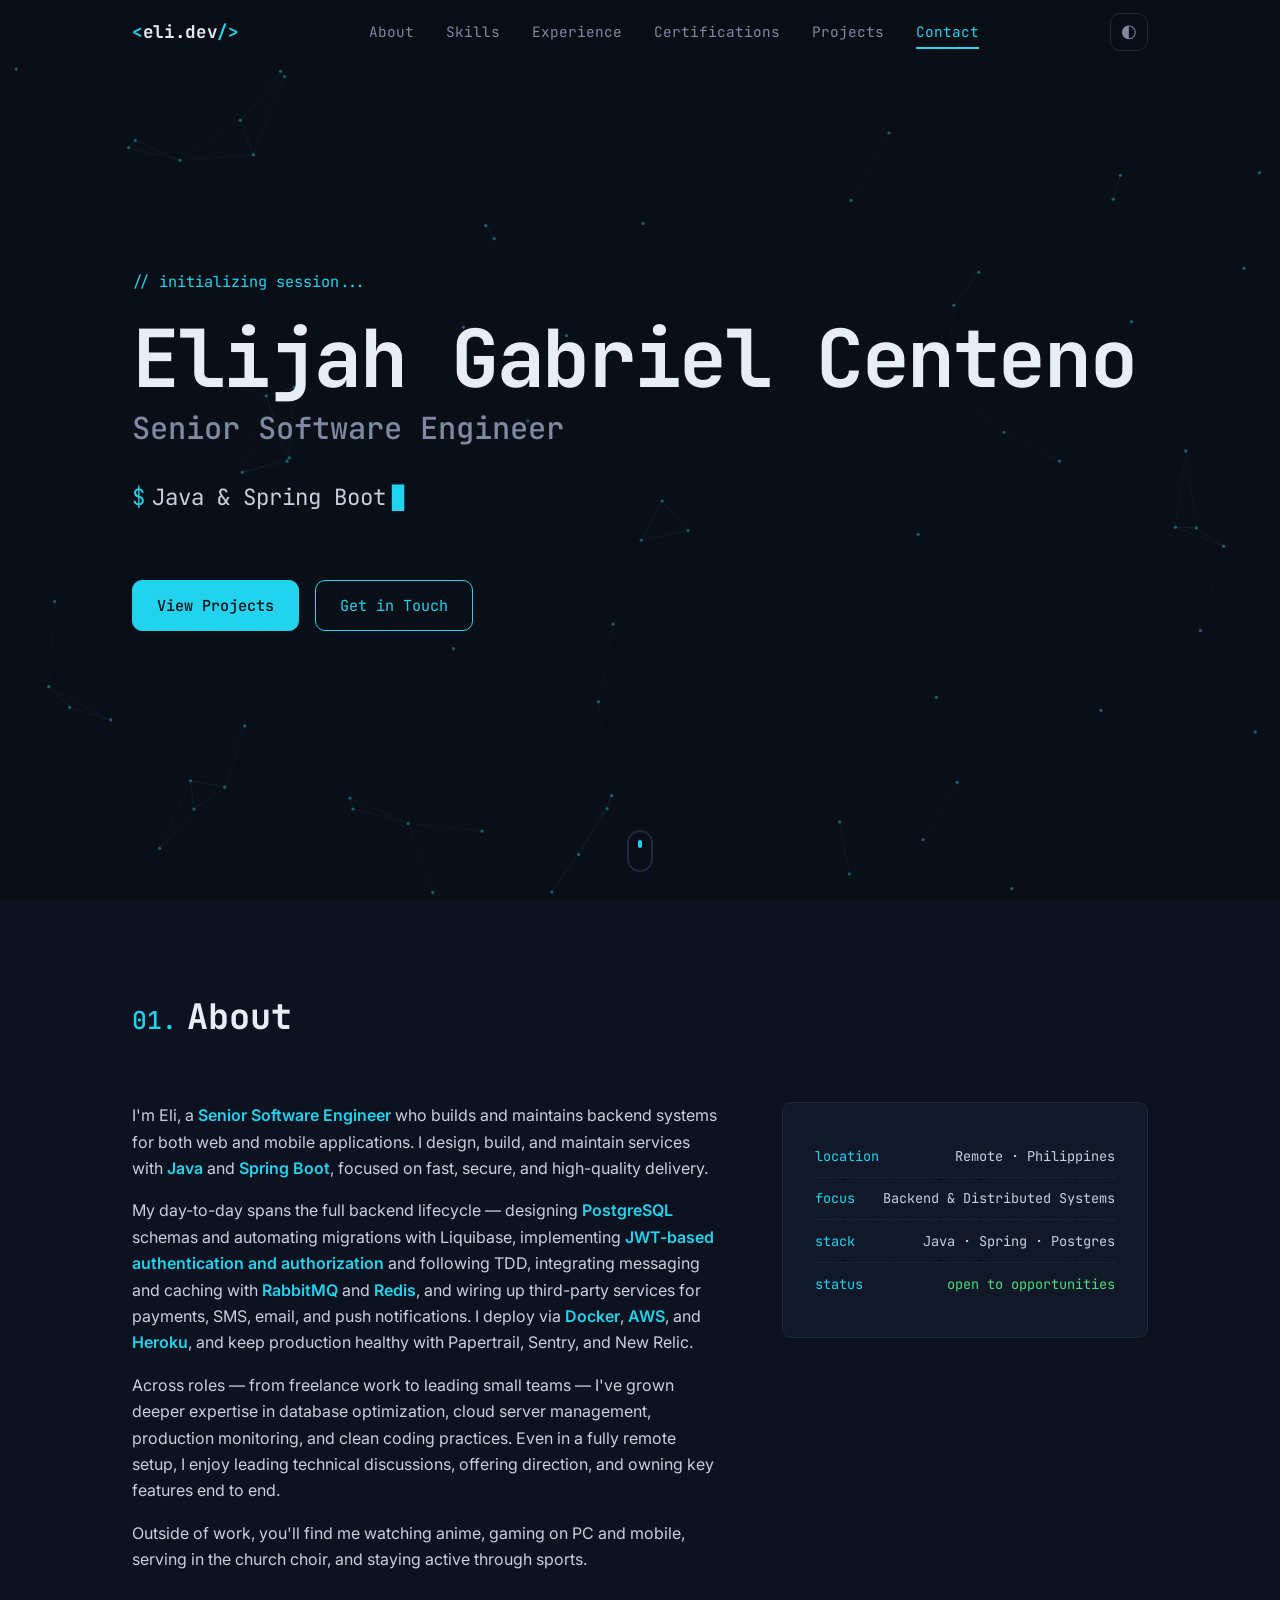
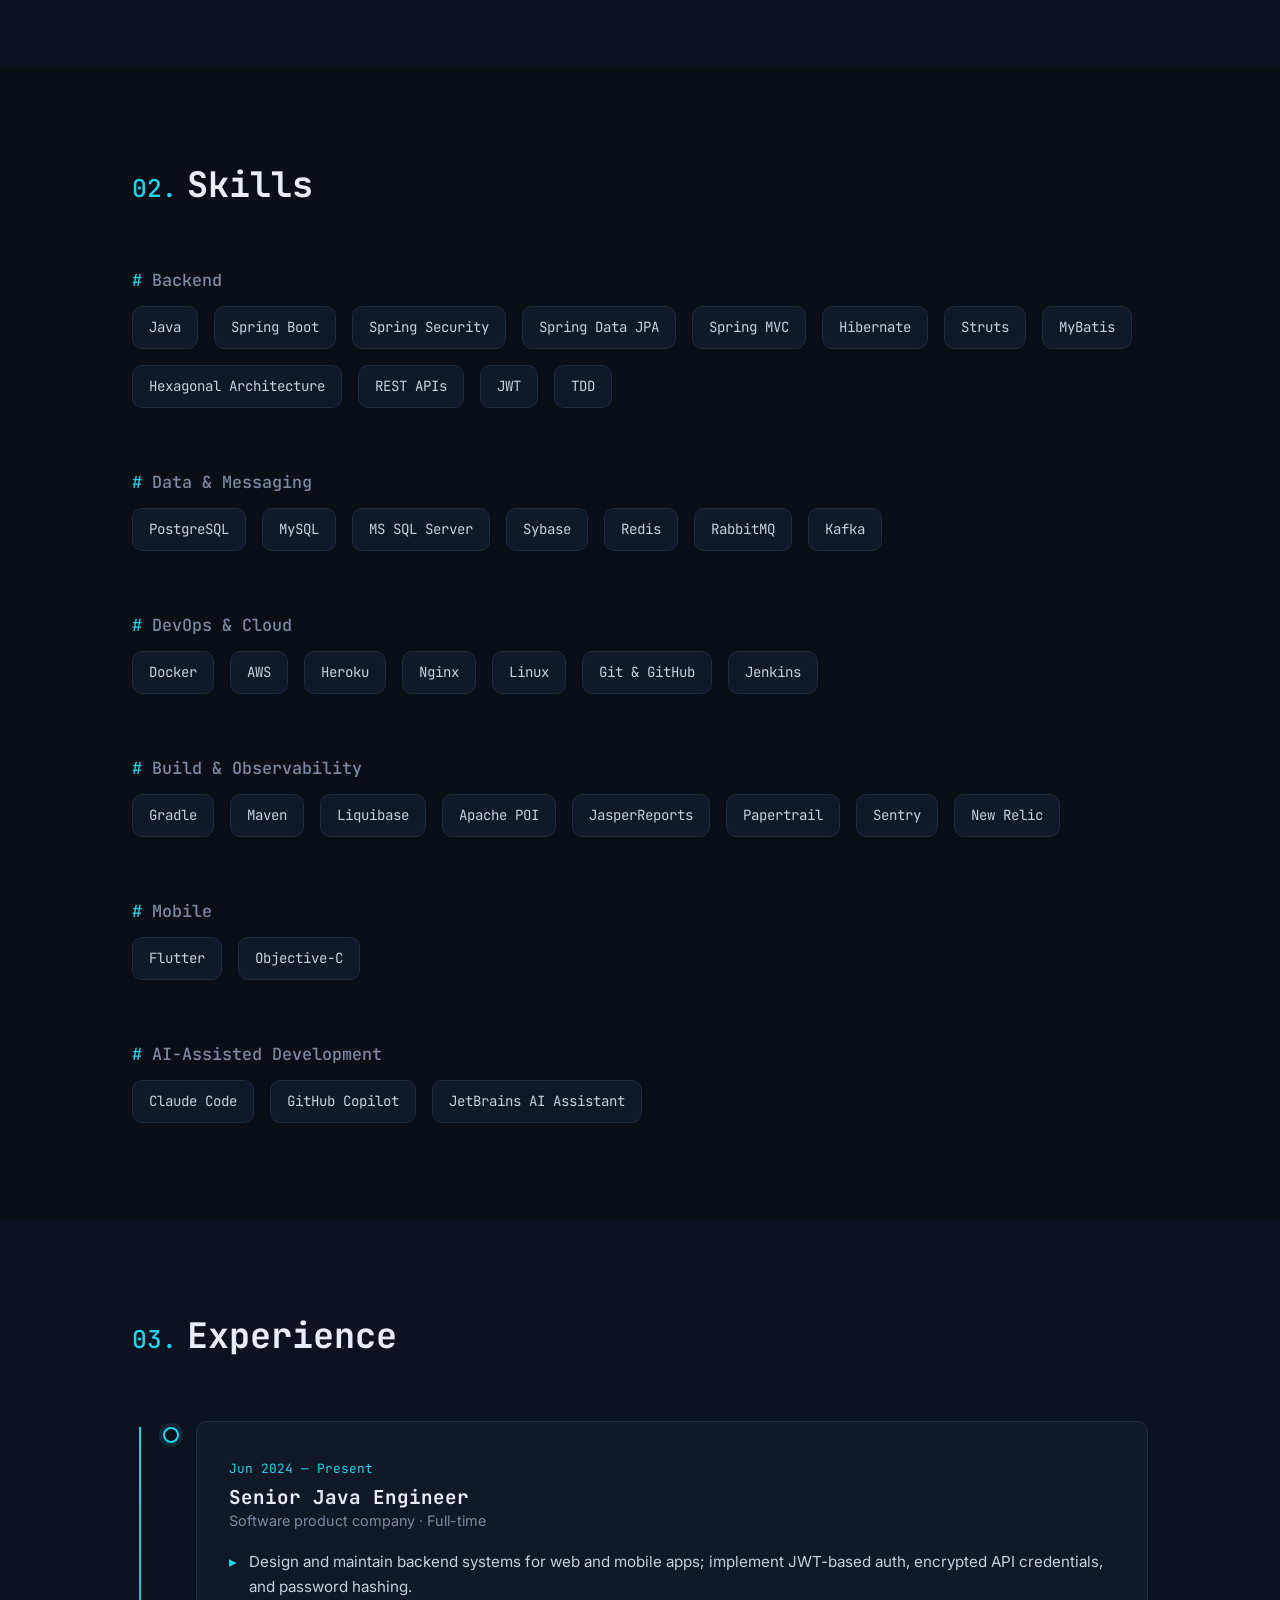
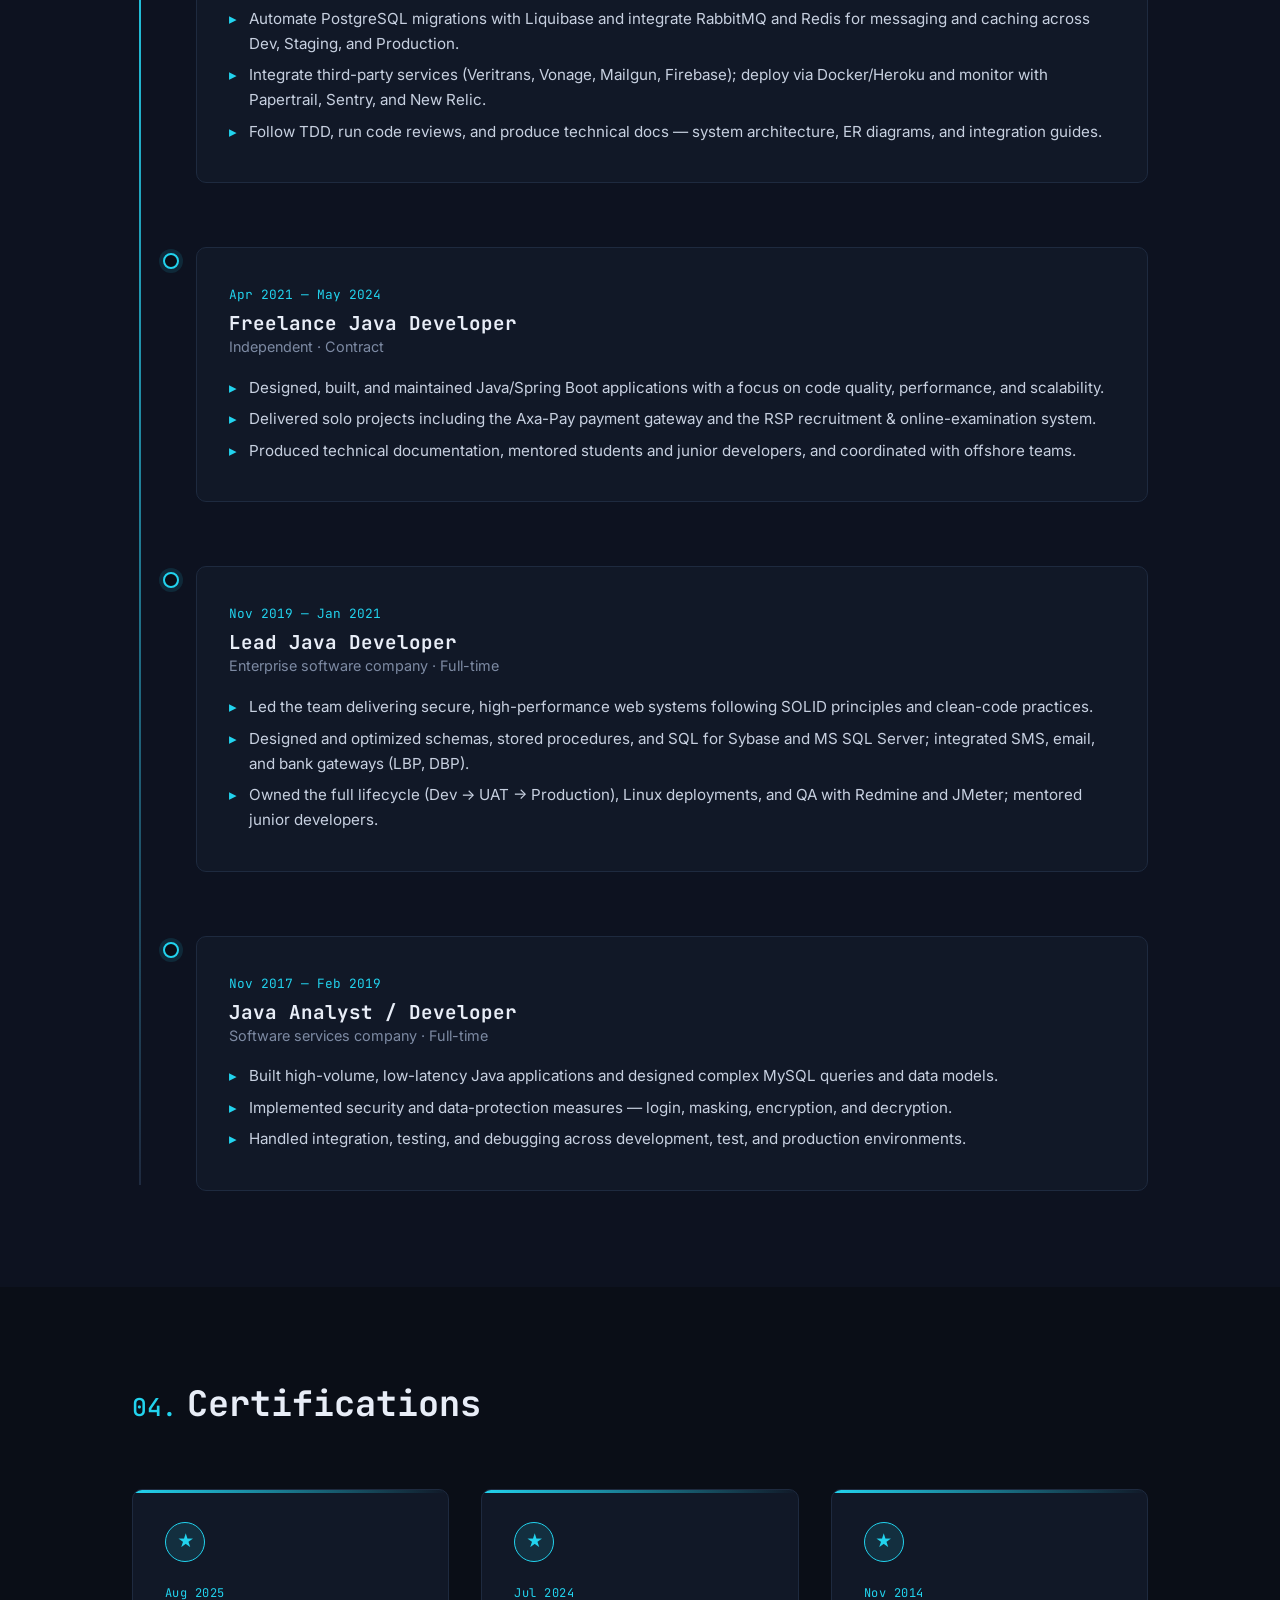
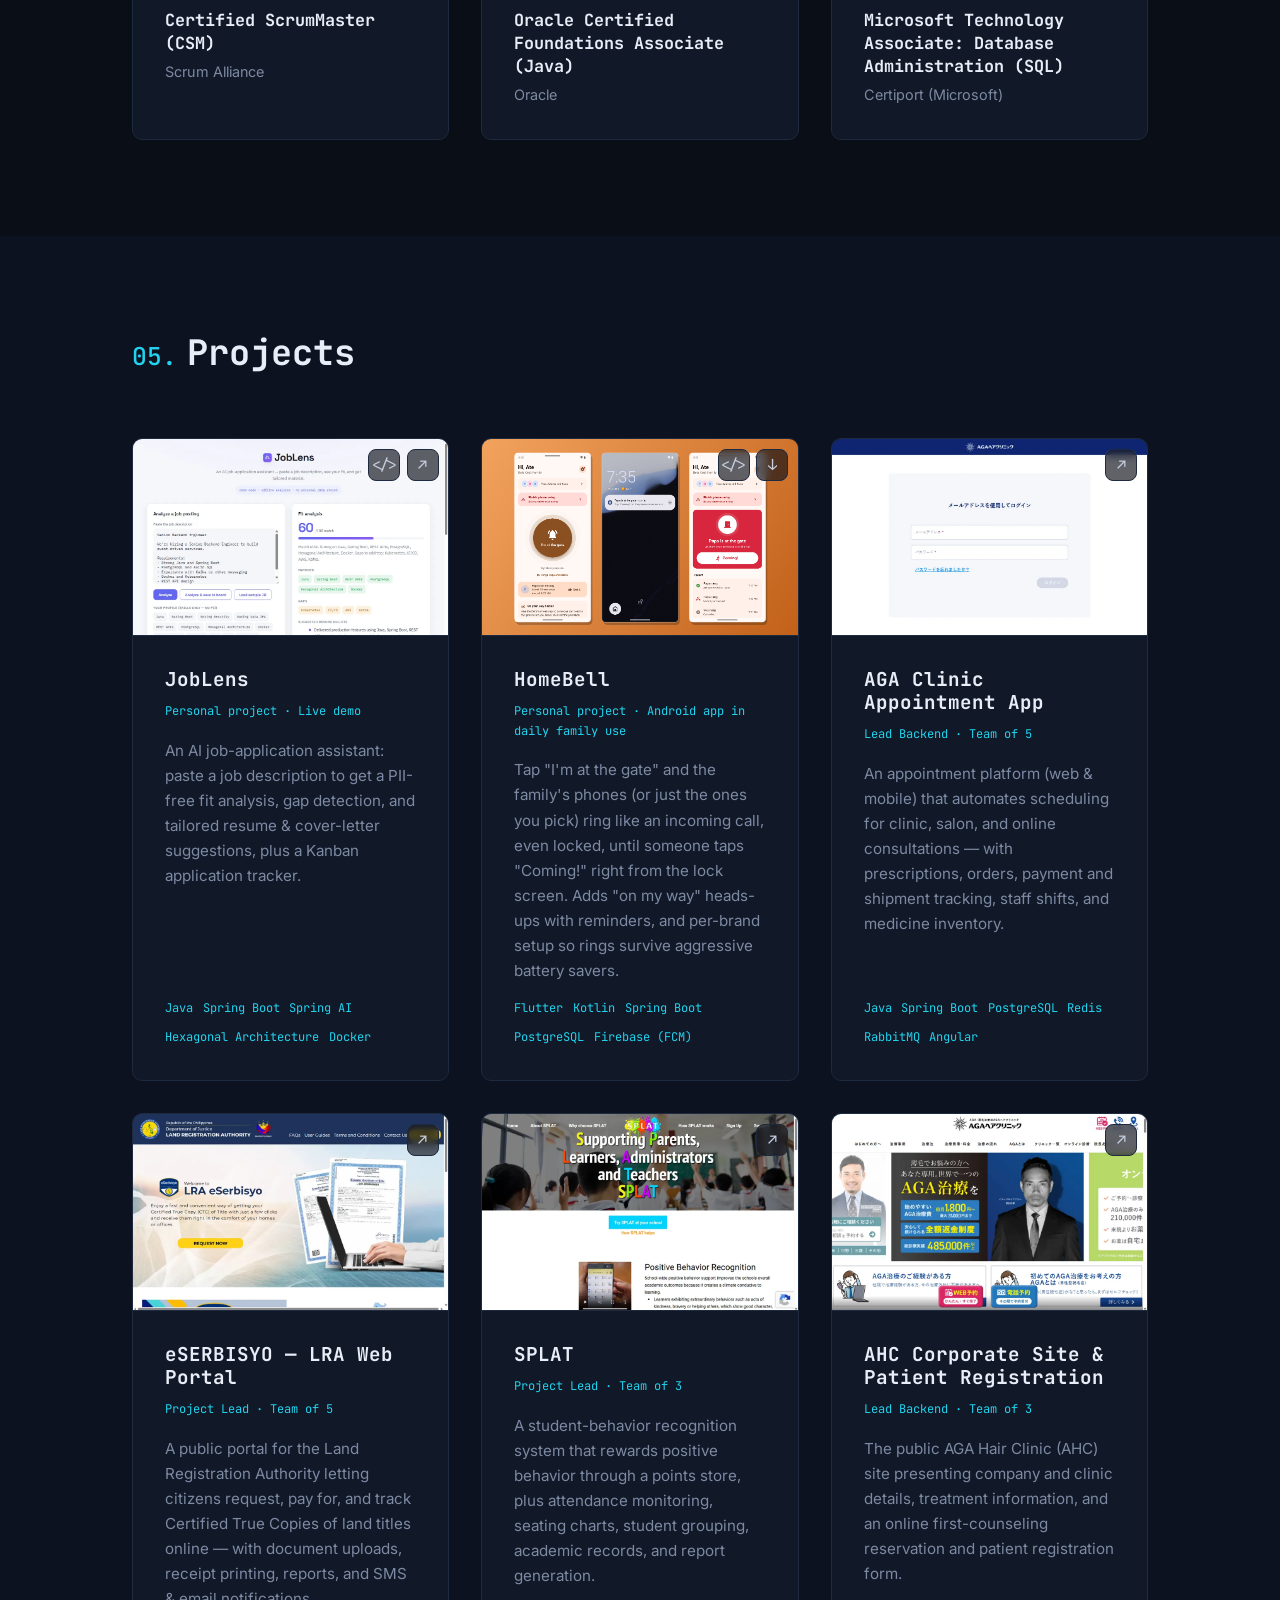
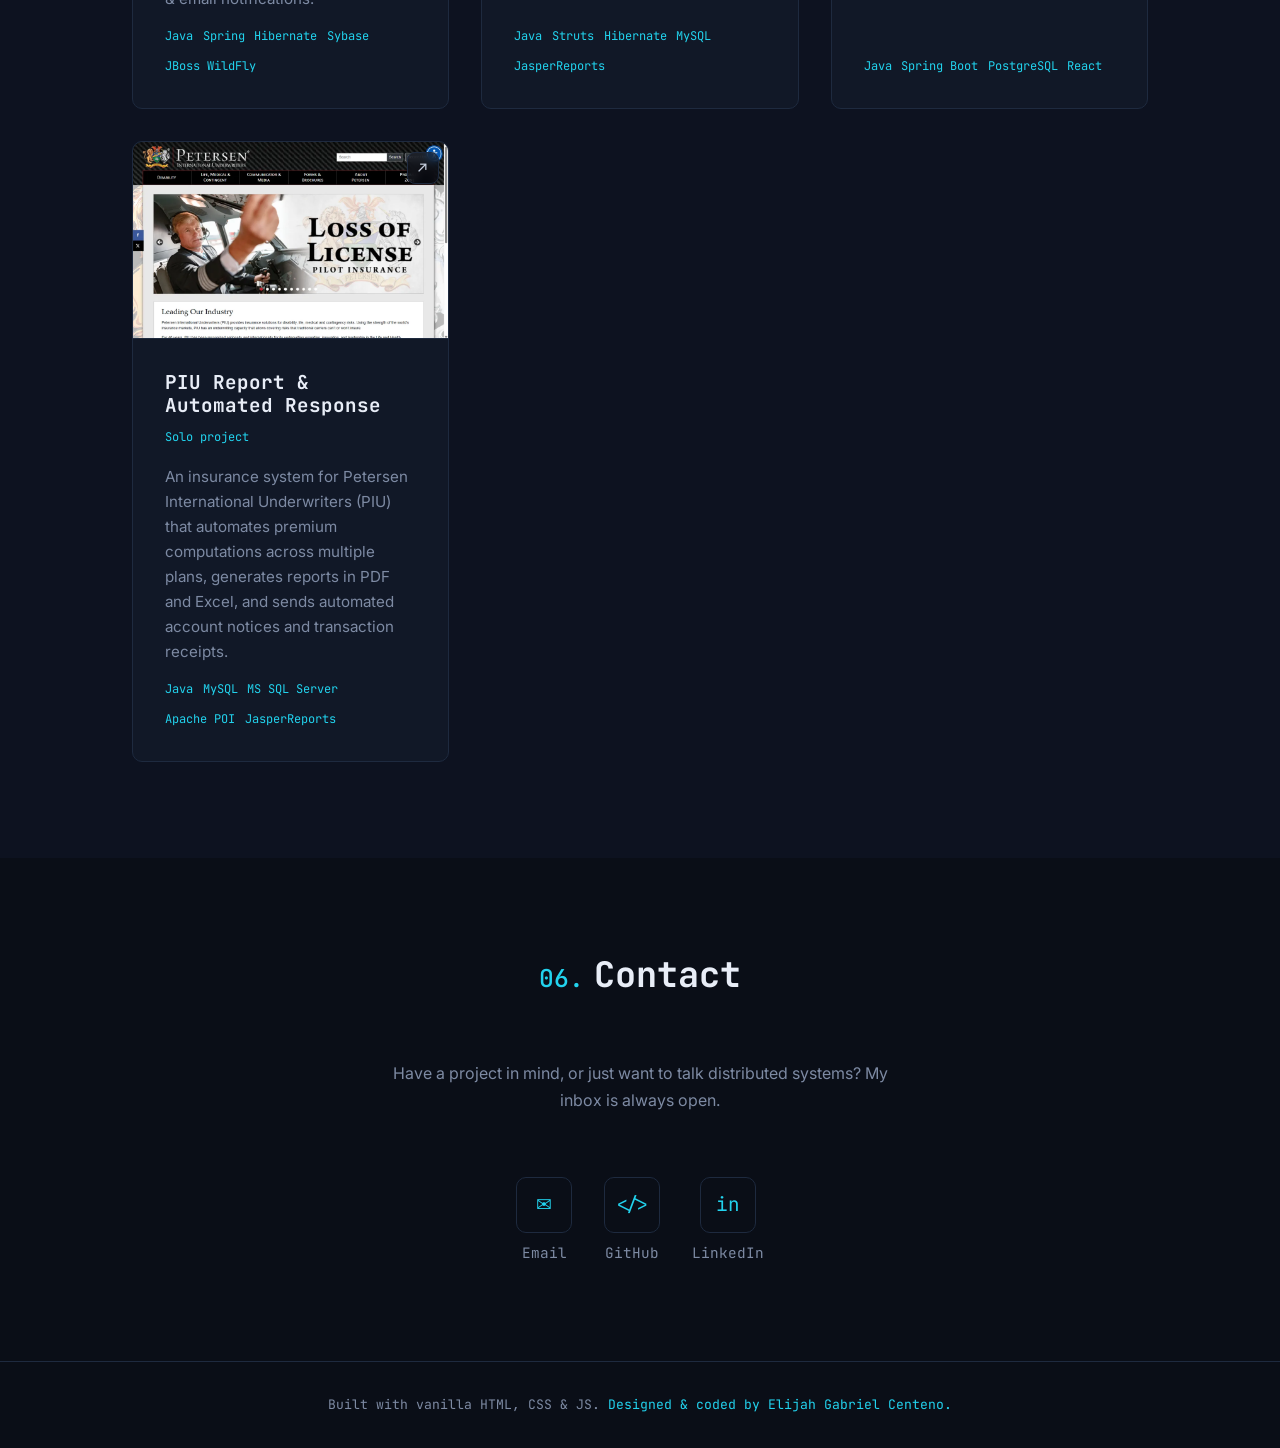
<file: index.html>
<!DOCTYPE html>
<html lang="en">
<head>
  <meta charset="UTF-8" />
  <meta name="viewport" content="width=device-width, initial-scale=1.0" />
  <meta name="description" content="Portfolio of a Senior Software Engineer — Java, Spring Boot, Hexagonal Architecture, Distributed Systems." />
  <title>Elijah Gabriel Centeno — Senior Software Engineer</title>

  <!-- Google Fonts: JetBrains Mono (headings/code) + Inter (body) -->
  <link rel="preconnect" href="https://fonts.googleapis.com" />
  <link rel="preconnect" href="https://fonts.gstatic.com" crossorigin />
  <link
    href="https://fonts.googleapis.com/css2?family=JetBrains+Mono:wght@400;500;700&family=Inter:wght@400;500;600&display=swap"
    rel="stylesheet"
  />

  <link rel="stylesheet" href="styles.css" />
</head>
<body>
  <!-- ============================================================
       NAVIGATION (sticky, active-section highlight, mobile hamburger)
  ============================================================ -->
  <header class="nav" id="nav">
    <div class="nav__inner">
      <!-- TODO: replace "eli.dev" with your own logo / handle -->
      <a href="#hero" class="nav__logo" aria-label="Home">
        <span class="nav__logo-bracket">&lt;</span>eli.dev<span class="nav__logo-bracket">/&gt;</span>
      </a>

      <nav class="nav__links" id="navLinks" aria-label="Primary">
        <a href="#about" class="nav__link">About</a>
        <a href="#skills" class="nav__link">Skills</a>
        <a href="#experience" class="nav__link">Experience</a>
        <a href="#certifications" class="nav__link">Certifications</a>
        <a href="#projects" class="nav__link">Projects</a>
        <a href="#contact" class="nav__link">Contact</a>
      </nav>

      <div class="nav__actions">
        <!-- Theme toggle: dark <-> light-terminal -->
        <button
          class="theme-toggle"
          id="themeToggle"
          type="button"
          aria-label="Toggle color theme"
          title="Toggle theme"
        >
          <span class="theme-toggle__icon" aria-hidden="true">◐</span>
        </button>

        <!-- Hamburger (visible < 768px) -->
        <button
          class="nav__hamburger"
          id="hamburger"
          type="button"
          aria-label="Toggle navigation menu"
          aria-expanded="false"
          aria-controls="navLinks"
        >
          <span></span><span></span><span></span>
        </button>
      </div>
    </div>
  </header>

  <main>
    <!-- ============================================================
         1. HERO
    ============================================================ -->
    <section class="hero" id="hero">
      <!-- Animated background canvas (particle grid) -->
      <canvas class="hero__canvas" id="heroCanvas" aria-hidden="true"></canvas>

      <div class="hero__content container">
        <p class="hero__greeting">// initializing session...</p>

        <h1 class="hero__name">Elijah Gabriel Centeno</h1>

        <h2 class="hero__title">Senior Software Engineer</h2>

        <!-- Animated typing effect cycles through these phrases -->
        <p class="hero__tagline">
          <span class="hero__prompt">$</span>
          <span class="hero__typed" id="typed"></span><span class="hero__caret" aria-hidden="true">&#9608;</span>
        </p>

        <div class="hero__cta">
          <a href="#projects" class="btn btn--primary">View Projects</a>
          <a href="#contact" class="btn btn--ghost">Get in Touch</a>
          <!-- Résumé download — drop your PDF (e.g. resume.pdf) in the project root, then uncomment:
          <a href="resume.pdf" class="btn btn--ghost" download>Download Résumé</a>
          -->
        </div>
      </div>

      <a href="#about" class="hero__scroll" aria-label="Scroll to About">
        <span class="hero__scroll-dot"></span>
      </a>
    </section>

    <!-- ============================================================
         2. ABOUT
    ============================================================ -->
    <section class="section about" id="about">
      <div class="container reveal">
        <h2 class="section__title"><span class="section__num">01.</span> About</h2>
        <div class="about__grid">
          <div class="about__text">
            <!-- TODO: tweak this bio anytime -->
            <p>
              I'm Eli, a <strong>Senior Software Engineer</strong> who builds and
              maintains backend systems for both web and mobile applications. I
              design, build, and maintain services with <strong>Java</strong> and
              <strong>Spring Boot</strong>, focused on fast, secure, and
              high-quality delivery.
            </p>
            <p>
              My day-to-day spans the full backend lifecycle — designing
              <strong>PostgreSQL</strong> schemas and automating migrations with
              Liquibase, implementing <strong>JWT-based authentication and
              authorization</strong> and following TDD, integrating messaging and
              caching with <strong>RabbitMQ</strong> and <strong>Redis</strong>,
              and wiring up third-party services for payments, SMS, email, and
              push notifications. I deploy via <strong>Docker</strong>,
              <strong>AWS</strong>, and <strong>Heroku</strong>, and keep
              production healthy with Papertrail, Sentry, and New Relic.
            </p>
            <p>
              Across roles — from freelance work to leading small teams — I've
              grown deeper expertise in database optimization, cloud server
              management, production monitoring, and clean coding practices. Even
              in a fully remote setup, I enjoy leading technical discussions,
              offering direction, and owning key features end to end.
            </p>
            <p>
              Outside of work, you'll find me watching anime, gaming on PC and
              mobile, serving in the church choir, and staying active through
              sports.
            </p>
          </div>

          <aside class="about__facts">
            <ul class="about__fact-list">
              <!-- TODO: edit these quick facts -->
              <li><span class="about__fact-key">location</span> <span>Remote · Philippines</span></li>
              <li><span class="about__fact-key">focus</span> <span>Backend &amp; Distributed Systems</span></li>
              <li><span class="about__fact-key">stack</span> <span>Java · Spring · Postgres</span></li>
              <li><span class="about__fact-key">status</span> <span class="about__status">open to opportunities</span></li>
            </ul>
          </aside>
        </div>
      </div>
    </section>

    <!-- ============================================================
         3. SKILLS
    ============================================================ -->
    <section class="section skills" id="skills">
      <div class="container reveal">
        <h2 class="section__title"><span class="section__num">02.</span> Skills</h2>

        <div class="skills__groups">
          <!-- TODO: add / remove skills in any group as needed -->
          <!-- Backend -->
          <div class="skill-group">
            <h3 class="skill-group__title">Backend</h3>
            <div class="skill-group__tags">
              <span class="skill-tag">Java</span>
              <span class="skill-tag">Spring Boot</span>
              <span class="skill-tag">Spring Security</span>
              <span class="skill-tag">Spring Data JPA</span>
              <span class="skill-tag">Spring MVC</span>
              <span class="skill-tag">Hibernate</span>
              <span class="skill-tag">Struts</span>
              <span class="skill-tag">MyBatis</span>
              <span class="skill-tag">Hexagonal Architecture</span>
              <span class="skill-tag">REST APIs</span>
              <span class="skill-tag">JWT</span>
              <span class="skill-tag">TDD</span>
            </div>
          </div>

          <!-- Data & Messaging -->
          <div class="skill-group">
            <h3 class="skill-group__title">Data &amp; Messaging</h3>
            <div class="skill-group__tags">
              <span class="skill-tag">PostgreSQL</span>
              <span class="skill-tag">MySQL</span>
              <span class="skill-tag">MS SQL Server</span>
              <span class="skill-tag">Sybase</span>
              <span class="skill-tag">Redis</span>
              <span class="skill-tag">RabbitMQ</span>
              <span class="skill-tag">Kafka</span>
            </div>
          </div>

          <!-- DevOps & Cloud -->
          <div class="skill-group">
            <h3 class="skill-group__title">DevOps &amp; Cloud</h3>
            <div class="skill-group__tags">
              <span class="skill-tag">Docker</span>
              <span class="skill-tag">AWS</span>
              <span class="skill-tag">Heroku</span>
              <span class="skill-tag">Nginx</span>
              <span class="skill-tag">Linux</span>
              <span class="skill-tag">Git &amp; GitHub</span>
              <span class="skill-tag">Jenkins</span>
            </div>
          </div>

          <!-- Build & Observability -->
          <div class="skill-group">
            <h3 class="skill-group__title">Build &amp; Observability</h3>
            <div class="skill-group__tags">
              <span class="skill-tag">Gradle</span>
              <span class="skill-tag">Maven</span>
              <span class="skill-tag">Liquibase</span>
              <span class="skill-tag">Apache POI</span>
              <span class="skill-tag">JasperReports</span>
              <span class="skill-tag">Papertrail</span>
              <span class="skill-tag">Sentry</span>
              <span class="skill-tag">New Relic</span>
            </div>
          </div>

          <!-- Mobile -->
          <div class="skill-group">
            <h3 class="skill-group__title">Mobile</h3>
            <div class="skill-group__tags">
              <span class="skill-tag">Flutter</span>
              <span class="skill-tag">Objective-C</span>
            </div>
          </div>

          <!-- AI-Assisted Development -->
          <div class="skill-group">
            <h3 class="skill-group__title">AI-Assisted Development</h3>
            <div class="skill-group__tags">
              <span class="skill-tag">Claude Code</span>
              <span class="skill-tag">GitHub Copilot</span>
              <span class="skill-tag">JetBrains AI Assistant</span>
            </div>
          </div>
        </div>
      </div>
    </section>

    <!-- ============================================================
         4. EXPERIENCE (vertical timeline)
    ============================================================ -->
    <section class="section experience" id="experience">
      <div class="container reveal">
        <h2 class="section__title"><span class="section__num">03.</span> Experience</h2>

        <ol class="timeline">
          <!-- TODO: edit any entry below (reverse-chronological) -->
          <li class="timeline__item">
            <div class="timeline__node" aria-hidden="true"></div>
            <div class="timeline__card">
              <div class="timeline__meta">
                <span class="timeline__date">Jun 2024 — Present</span>
              </div>
              <h3 class="timeline__role">Senior Java Engineer</h3>
              <p class="timeline__company">Software product company · Full-time</p>
              <ul class="timeline__points">
                <li>Design and maintain backend systems for web and mobile apps; implement JWT-based auth, encrypted API credentials, and password hashing.</li>
                <li>Automate PostgreSQL migrations with Liquibase and integrate RabbitMQ and Redis for messaging and caching across Dev, Staging, and Production.</li>
                <li>Integrate third-party services (Veritrans, Vonage, Mailgun, Firebase); deploy via Docker/Heroku and monitor with Papertrail, Sentry, and New Relic.</li>
                <li>Follow TDD, run code reviews, and produce technical docs — system architecture, ER diagrams, and integration guides.</li>
              </ul>
            </div>
          </li>

          <li class="timeline__item">
            <div class="timeline__node" aria-hidden="true"></div>
            <div class="timeline__card">
              <div class="timeline__meta">
                <span class="timeline__date">Apr 2021 — May 2024</span>
              </div>
              <h3 class="timeline__role">Freelance Java Developer</h3>
              <p class="timeline__company">Independent · Contract</p>
              <ul class="timeline__points">
                <li>Designed, built, and maintained Java/Spring Boot applications with a focus on code quality, performance, and scalability.</li>
                <li>Delivered solo projects including the Axa-Pay payment gateway and the RSP recruitment &amp; online-examination system.</li>
                <li>Produced technical documentation, mentored students and junior developers, and coordinated with offshore teams.</li>
              </ul>
            </div>
          </li>

          <li class="timeline__item">
            <div class="timeline__node" aria-hidden="true"></div>
            <div class="timeline__card">
              <div class="timeline__meta">
                <span class="timeline__date">Nov 2019 — Jan 2021</span>
              </div>
              <h3 class="timeline__role">Lead Java Developer</h3>
              <p class="timeline__company">Enterprise software company · Full-time</p>
              <ul class="timeline__points">
                <li>Led the team delivering secure, high-performance web systems following SOLID principles and clean-code practices.</li>
                <li>Designed and optimized schemas, stored procedures, and SQL for Sybase and MS SQL Server; integrated SMS, email, and bank gateways (LBP, DBP).</li>
                <li>Owned the full lifecycle (Dev → UAT → Production), Linux deployments, and QA with Redmine and JMeter; mentored junior developers.</li>
              </ul>
            </div>
          </li>

          <li class="timeline__item">
            <div class="timeline__node" aria-hidden="true"></div>
            <div class="timeline__card">
              <div class="timeline__meta">
                <span class="timeline__date">Nov 2017 — Feb 2019</span>
              </div>
              <h3 class="timeline__role">Java Analyst / Developer</h3>
              <p class="timeline__company">Software services company · Full-time</p>
              <ul class="timeline__points">
                <li>Built high-volume, low-latency Java applications and designed complex MySQL queries and data models.</li>
                <li>Implemented security and data-protection measures — login, masking, encryption, and decryption.</li>
                <li>Handled integration, testing, and debugging across development, test, and production environments.</li>
              </ul>
            </div>
          </li>
        </ol>
      </div>
    </section>

    <!-- ============================================================
         4. CERTIFICATIONS  (distinct credential-card grid)
    ============================================================ -->
    <section class="section certifications" id="certifications">
      <div class="container reveal">
        <h2 class="section__title"><span class="section__num">04.</span> Certifications</h2>

        <div class="certs__grid">
          <!-- TODO: paste each cert's credential URL into the commented "Verify" link. -->
          <article class="cert-card">
            <span class="cert-card__seal" aria-hidden="true">&#9733;</span>
            <span class="cert-card__date">Aug 2025</span>
            <h3 class="cert-card__name">Certified ScrumMaster (CSM)</h3>
            <p class="cert-card__issuer">Scrum Alliance</p>
            <!-- <a class="cert__verify" href="PASTE_CREDENTIAL_URL" target="_blank" rel="noopener noreferrer">Verify &#8599;</a> -->
          </article>

          <article class="cert-card">
            <span class="cert-card__seal" aria-hidden="true">&#9733;</span>
            <span class="cert-card__date">Jul 2024</span>
            <h3 class="cert-card__name">Oracle Certified Foundations Associate (Java)</h3>
            <p class="cert-card__issuer">Oracle</p>
            <!-- <a class="cert__verify" href="PASTE_CREDENTIAL_URL" target="_blank" rel="noopener noreferrer">Verify &#8599;</a> -->
          </article>

          <article class="cert-card">
            <span class="cert-card__seal" aria-hidden="true">&#9733;</span>
            <span class="cert-card__date">Nov 2014</span>
            <h3 class="cert-card__name">Microsoft Technology Associate: Database Administration (SQL)</h3>
            <p class="cert-card__issuer">Certiport (Microsoft)</p>
            <!-- <a class="cert__verify" href="PASTE_CREDENTIAL_URL" target="_blank" rel="noopener noreferrer">Verify &#8599;</a> -->
          </article>
        </div>
      </div>
    </section>

    <!-- ============================================================
         5. PROJECTS
    ============================================================ -->
    <section class="section projects" id="projects">
      <div class="container reveal">
        <h2 class="section__title"><span class="section__num">05.</span> Projects</h2>

        <div class="projects__grid">
          <!-- Flagship personal project — live app + public repo. -->
          <article class="project-card">
            <div class="project-card__media">
              <img class="project-card__img" src="assets/projects/joblens.webp" alt="JobLens — AI job-application assistant"
                   onerror="this.closest('.project-card__media').classList.add('is-empty');this.remove()" />
              <div class="project-card__links">
                <a href="https://github.com/dev-codewitheli/joblens" class="project-card__link" target="_blank" rel="noopener noreferrer" aria-label="GitHub repository" title="GitHub">&lt;/&gt;</a>
                <a href="https://joblens-9ucp.onrender.com" class="project-card__link" target="_blank" rel="noopener noreferrer" aria-label="Live site" title="Live site">&#8599;</a>
              </div>
            </div>
            <div class="project-card__body">
              <h3 class="project-card__title">JobLens</h3>
              <p class="project-card__role">Personal project · Live demo</p>
              <p class="project-card__desc">
                An AI job-application assistant: paste a job description to get a
                PII-free fit analysis, gap detection, and tailored resume &amp;
                cover-letter suggestions, plus a Kanban application tracker.
              </p>
              <ul class="project-card__tech">
                <li>Java</li><li>Spring Boot</li><li>Spring AI</li><li>Hexagonal Architecture</li><li>Docker</li>
              </ul>
            </div>
          </article>

          <!-- Personal project — Android app used by my family; screenshots use a made-up demo family. -->
          <article class="project-card">
            <div class="project-card__media">
              <img class="project-card__img" src="assets/projects/homebell.png" alt="HomeBell — family gate-alert Android app screens"
                   onerror="this.closest('.project-card__media').classList.add('is-empty');this.remove()" />
              <div class="project-card__links">
                <a href="https://github.com/dev-codewitheli/famcare" class="project-card__link" target="_blank" rel="noopener noreferrer" aria-label="GitHub repository" title="GitHub">&lt;/&gt;</a>
                <a href="https://github.com/dev-codewitheli/famcare/releases/latest" class="project-card__link" target="_blank" rel="noopener noreferrer" aria-label="Download the Android app" title="Download APK">&#8595;</a>
              </div>
            </div>
            <div class="project-card__body">
              <h3 class="project-card__title">HomeBell</h3>
              <p class="project-card__role">Personal project · Android app in daily family use</p>
              <p class="project-card__desc">
                Tap "I'm at the gate" and the family's phones (or just the ones you pick) ring like
                an incoming call, even locked, until someone taps "Coming!" right from the lock
                screen. Adds "on my way" heads-ups with reminders, and per-brand setup so rings
                survive aggressive battery savers.
              </p>
              <ul class="project-card__tech">
                <li>Flutter</li><li>Kotlin</li><li>Spring Boot</li><li>PostgreSQL</li><li>Firebase (FCM)</li>
              </ul>
            </div>
          </article>

          <!-- Client / production projects — add repo or live URLs where public,
               otherwise leave href="#" (or remove the link icon).
               SCREENSHOTS: drop image files in assets/projects/ using the src names below.
               If a file is missing the card shows a graceful "</>" placeholder. -->
          <article class="project-card">
            <div class="project-card__media">
              <img class="project-card__img" src="assets/projects/aga-appointment.webp" alt="AGA Clinic Appointment App login screen"
                   onerror="this.closest('.project-card__media').classList.add('is-empty');this.remove()" />
              <div class="project-card__links">
                <!-- GitHub repo icon — uncomment and set href when a public repo exists:
                <a href="#" class="project-card__link" target="_blank" rel="noopener noreferrer" aria-label="GitHub repository" title="GitHub">&lt;/&gt;</a>
                -->
                <a href="https://examination.agahairclinic.com/" class="project-card__link" target="_blank" rel="noopener noreferrer" aria-label="Live site" title="Live site">&#8599;</a>
              </div>
            </div>
            <div class="project-card__body">
              <h3 class="project-card__title">AGA Clinic Appointment App</h3>
              <p class="project-card__role">Lead Backend · Team of 5</p>
              <p class="project-card__desc">
                An appointment platform (web &amp; mobile) that automates scheduling
                for clinic, salon, and online consultations — with prescriptions,
                orders, payment and shipment tracking, staff shifts, and medicine
                inventory.
              </p>
              <ul class="project-card__tech">
                <li>Java</li><li>Spring Boot</li><li>PostgreSQL</li><li>Redis</li><li>RabbitMQ</li><li>Angular</li>
              </ul>
            </div>
          </article>

          <article class="project-card">
            <div class="project-card__media">
              <img class="project-card__img" src="assets/projects/eserbisyo.webp" alt="eSERBISYO LRA Web Portal screenshot"
                   onerror="this.closest('.project-card__media').classList.add('is-empty');this.remove()" />
              <div class="project-card__links">
                <!-- GitHub repo icon — uncomment and set href when a public repo exists:
                <a href="#" class="project-card__link" target="_blank" rel="noopener noreferrer" aria-label="GitHub repository" title="GitHub">&lt;/&gt;</a>
                -->
                <a href="https://eserbisyo.lra.gov.ph/" class="project-card__link" target="_blank" rel="noopener noreferrer" aria-label="Live site" title="Live site">&#8599;</a>
              </div>
            </div>
            <div class="project-card__body">
              <h3 class="project-card__title">eSERBISYO — LRA Web Portal</h3>
              <p class="project-card__role">Project Lead · Team of 5</p>
              <p class="project-card__desc">
                A public portal for the Land Registration Authority letting citizens
                request, pay for, and track Certified True Copies of land titles
                online — with document uploads, receipt printing, reports, and
                SMS &amp; email notifications.
              </p>
              <ul class="project-card__tech">
                <li>Java</li><li>Spring</li><li>Hibernate</li><li>Sybase</li><li>JBoss WildFly</li>
              </ul>
            </div>
          </article>

          <article class="project-card">
            <div class="project-card__media">
              <img class="project-card__img" src="assets/projects/splat.webp" alt="SPLAT screenshot"
                   onerror="this.closest('.project-card__media').classList.add('is-empty');this.remove()" />
              <div class="project-card__links">
                <!-- GitHub repo icon — uncomment and set href when a public repo exists:
                <a href="#" class="project-card__link" target="_blank" rel="noopener noreferrer" aria-label="GitHub repository" title="GitHub">&lt;/&gt;</a>
                -->
                <a href="https://www.splat-ph.com/splat" class="project-card__link" target="_blank" rel="noopener noreferrer" aria-label="Live site" title="Live site">&#8599;</a>
              </div>
            </div>
            <div class="project-card__body">
              <h3 class="project-card__title">SPLAT</h3>
              <p class="project-card__role">Project Lead · Team of 3</p>
              <p class="project-card__desc">
                A student-behavior recognition system that rewards positive behavior
                through a points store, plus attendance monitoring, seating charts,
                student grouping, academic records, and report generation.
              </p>
              <ul class="project-card__tech">
                <li>Java</li><li>Struts</li><li>Hibernate</li><li>MySQL</li><li>JasperReports</li>
              </ul>
            </div>
          </article>

          <article class="project-card">
            <div class="project-card__media">
              <img class="project-card__img" src="assets/projects/ahc-corporate.webp" alt="AHC Corporate Site screenshot"
                   onerror="this.closest('.project-card__media').classList.add('is-empty');this.remove()" />
              <div class="project-card__links">
                <!-- GitHub repo icon — uncomment and set href when a public repo exists:
                <a href="#" class="project-card__link" target="_blank" rel="noopener noreferrer" aria-label="GitHub repository" title="GitHub">&lt;/&gt;</a>
                -->
                <a href="https://agahairclinic.or.jp/" class="project-card__link" target="_blank" rel="noopener noreferrer" aria-label="Live site" title="Live site">&#8599;</a>
              </div>
            </div>
            <div class="project-card__body">
              <h3 class="project-card__title">AHC Corporate Site &amp; Patient Registration</h3>
              <p class="project-card__role">Lead Backend · Team of 3</p>
              <p class="project-card__desc">
                The public AGA Hair Clinic (AHC) site presenting company and clinic
                details, treatment information, and an online first-counseling
                reservation and patient registration form.
              </p>
              <ul class="project-card__tech">
                <li>Java</li><li>Spring Boot</li><li>PostgreSQL</li><li>React</li>
              </ul>
            </div>
          </article>

          <article class="project-card">
            <div class="project-card__media">
              <img class="project-card__img" src="assets/projects/piu.webp" alt="Petersen International Underwriters (PIU) website screenshot"
                   onerror="this.closest('.project-card__media').classList.add('is-empty');this.remove()" />
              <div class="project-card__links">
                <!-- GitHub repo icon — uncomment and set href when a public repo exists:
                <a href="#" class="project-card__link" target="_blank" rel="noopener noreferrer" aria-label="GitHub repository" title="GitHub">&lt;/&gt;</a>
                -->
                <a href="https://www.piu.org/" class="project-card__link" target="_blank" rel="noopener noreferrer" aria-label="Live site" title="Live site">&#8599;</a>
              </div>
            </div>
            <div class="project-card__body">
              <h3 class="project-card__title">PIU Report &amp; Automated Response</h3>
              <p class="project-card__role">Solo project</p>
              <p class="project-card__desc">
                An insurance system for Petersen International Underwriters (PIU)
                that automates premium computations across multiple plans,
                generates reports in PDF and Excel, and sends automated account
                notices and transaction receipts.
              </p>
              <ul class="project-card__tech">
                <li>Java</li><li>MySQL</li><li>MS SQL Server</li><li>Apache POI</li><li>JasperReports</li>
              </ul>
            </div>
          </article>

        </div>
      </div>
    </section>

    <!-- ============================================================
         6. CONTACT
    ============================================================ -->
    <section class="section contact" id="contact">
      <div class="container reveal">
        <h2 class="section__title contact__title"><span class="section__num">06.</span> Contact</h2>
        <p class="contact__lead">
          <!-- TODO: personalize -->
          Have a project in mind, or just want to talk distributed systems?
          My inbox is always open.
        </p>

        <div class="contact__links">
          <a class="contact__link" href="mailto:mrelijahcenteno@gmail.com" aria-label="Email">
            <span class="contact__icon" aria-hidden="true">&#9993;</span>
            <span>Email</span>
          </a>
          <a class="contact__link" href="https://github.com/dev-codewitheli" target="_blank" rel="noopener noreferrer" aria-label="GitHub">
            <span class="contact__icon" aria-hidden="true">&lt;/&gt;</span>
            <span>GitHub</span>
          </a>
          <a class="contact__link" href="https://www.linkedin.com/in/elijah-gabriel-c-8a7a43124/" target="_blank" rel="noopener noreferrer" aria-label="LinkedIn">
            <span class="contact__icon" aria-hidden="true">in</span>
            <span>LinkedIn</span>
          </a>
        </div>
      </div>
    </section>
  </main>

  <footer class="footer">
    <div class="container">
      <p class="footer__text">
        Built with vanilla HTML, CSS &amp; JS. <span class="footer__accent">Designed &amp; coded by Elijah Gabriel Centeno.</span>
      </p>
    </div>
  </footer>

  <script src="script.js"></script>
</body>
</html>
</file>
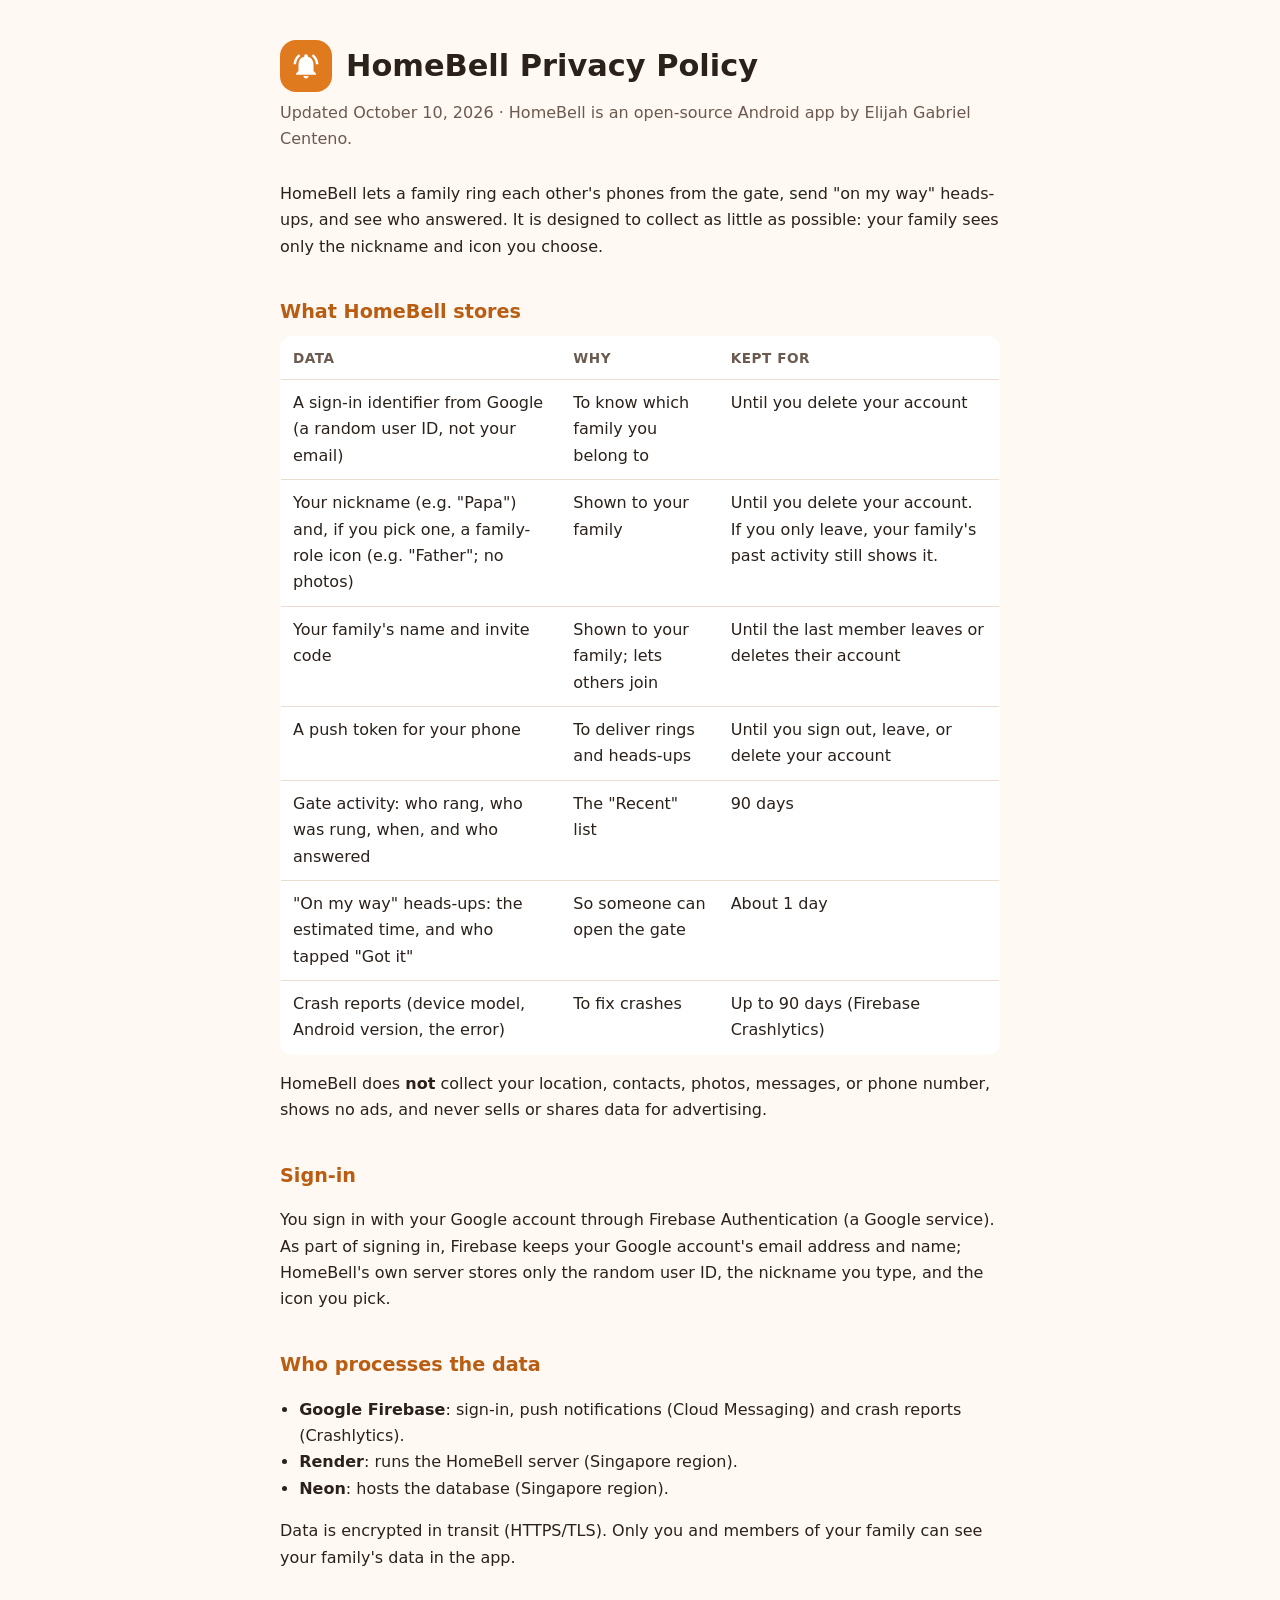
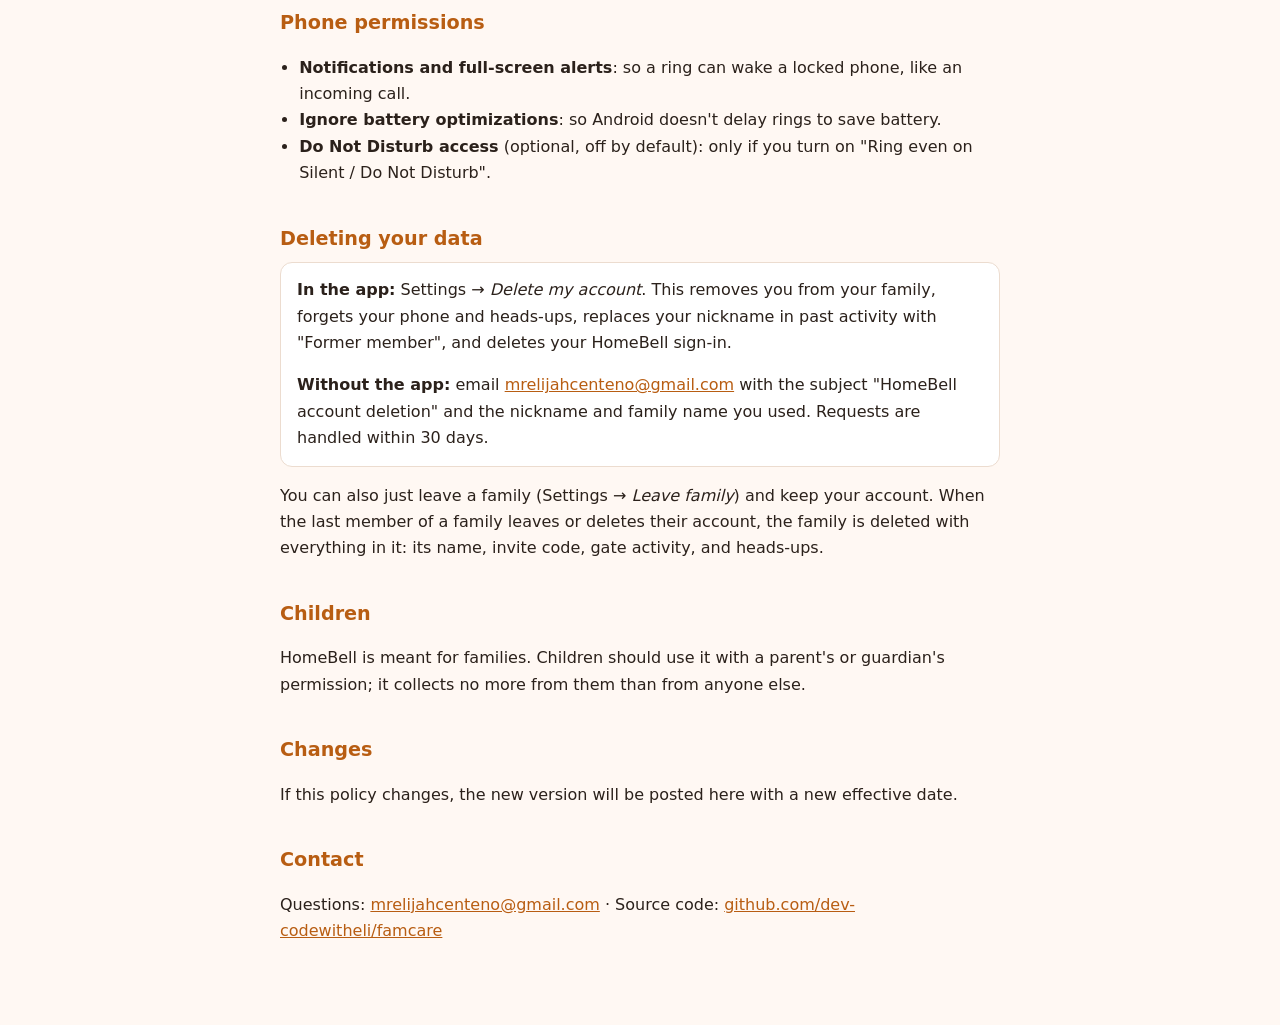
<file: homebell/privacy.html>
<!doctype html>
<html lang="en">
<head>
  <meta charset="utf-8" />
  <meta name="viewport" content="width=device-width, initial-scale=1" />
  <title>HomeBell Privacy Policy</title>
  <meta name="description" content="What the HomeBell family gate-alert app stores, why, for how long, and how to delete it." />
  <style>
    :root {
      --bg: #fff8f3; --surface: #ffffff; --text: #2b211b; --dim: #6b5a4f;
      --accent: #b85d12; --border: #ecdccf;
    }
    @media (prefers-color-scheme: dark) {
      :root { --bg: #17120f; --surface: #211a16; --text: #efe4dc; --dim: #b7a395; --accent: #f2a35e; --border: #3a2e27; }
    }
    * { box-sizing: border-box; }
    body {
      margin: 0; background: var(--bg); color: var(--text);
      font: 16px/1.65 system-ui, -apple-system, "Segoe UI", Roboto, sans-serif;
    }
    main { max-width: 760px; margin: 0 auto; padding: 40px 20px 64px; }
    header { display: flex; align-items: center; gap: 14px; margin-bottom: 8px; }
    .logo {
      width: 52px; height: 52px; border-radius: 16px; background: #e07a1f;
      display: grid; place-items: center; flex: none;
    }
    h1 { font-size: 1.9rem; margin: 0; line-height: 1.2; }
    h2 { font-size: 1.2rem; margin: 36px 0 8px; color: var(--accent); }
    .meta { color: var(--dim); margin: 0 0 28px; }
    table { width: 100%; border-collapse: collapse; background: var(--surface); border: 1px solid var(--border); border-radius: 12px; overflow: hidden; }
    th, td { text-align: left; padding: 10px 12px; border-bottom: 1px solid var(--border); vertical-align: top; }
    th { font-size: .85rem; text-transform: uppercase; letter-spacing: .04em; color: var(--dim); }
    tr:last-child td { border-bottom: 0; }
    .table-wrap { overflow-x: auto; }
    a { color: var(--accent); }
    .box { background: var(--surface); border: 1px solid var(--border); border-radius: 12px; padding: 14px 16px; }
    ul { padding-left: 1.2rem; }
  </style>
</head>
<body>
<main>
  <header>
    <div class="logo" aria-hidden="true">
      <svg width="30" height="30" viewBox="0 0 24 24" fill="#fff"><path d="M7.58 4.08 6.15 2.65C3.75 4.48 2.17 7.3 2.03 10.5h2c.15-2.65 1.51-4.97 3.55-6.42zm12.39 6.42h2c-.15-3.2-1.73-6.02-4.12-7.85l-1.42 1.43c2.02 1.45 3.39 3.77 3.54 6.42zM18 11c0-3.07-1.64-5.64-4.5-6.32V4c0-.83-.67-1.5-1.5-1.5s-1.5.67-1.5 1.5v.68C7.63 5.36 6 7.92 6 11v5l-2 2v1h16v-1l-2-2v-5zm-6 11c.14 0 .27-.01.4-.04.65-.14 1.18-.58 1.44-1.18.1-.24.15-.5.15-.78h-4c.01 1.1.9 2 2.01 2z"/></svg>
    </div>
    <h1>HomeBell Privacy Policy</h1>
  </header>
  <p class="meta">Updated October 10, 2026 · HomeBell is an open-source Android app by Elijah Gabriel Centeno.</p>

  <p>HomeBell lets a family ring each other's phones from the gate, send "on my way" heads-ups,
    and see who answered. It is designed to collect as little as possible: your family sees only
    the nickname and icon you choose.</p>

  <h2>What HomeBell stores</h2>
  <div class="table-wrap">
  <table>
    <tr><th>Data</th><th>Why</th><th>Kept for</th></tr>
    <tr><td>A sign-in identifier from Google (a random user ID, not your email)</td><td>To know which family you belong to</td><td>Until you delete your account</td></tr>
    <tr><td>Your nickname (e.g. "Papa") and, if you pick one, a family-role icon (e.g. "Father"; no photos)</td><td>Shown to your family</td><td>Until you delete your account. If you only leave, your family's past activity still shows it.</td></tr>
    <tr><td>Your family's name and invite code</td><td>Shown to your family; lets others join</td><td>Until the last member leaves or deletes their account</td></tr>
    <tr><td>A push token for your phone</td><td>To deliver rings and heads-ups</td><td>Until you sign out, leave, or delete your account</td></tr>
    <tr><td>Gate activity: who rang, who was rung, when, and who answered</td><td>The "Recent" list</td><td>90 days</td></tr>
    <tr><td>"On my way" heads-ups: the estimated time, and who tapped "Got it"</td><td>So someone can open the gate</td><td>About 1 day</td></tr>
    <tr><td>Crash reports (device model, Android version, the error)</td><td>To fix crashes</td><td>Up to 90 days (Firebase Crashlytics)</td></tr>
  </table>
  </div>
  <p>HomeBell does <strong>not</strong> collect your location, contacts, photos, messages, or
    phone number, shows no ads, and never sells or shares data for advertising.</p>

  <h2>Sign-in</h2>
  <p>You sign in with your Google account through Firebase Authentication (a Google service). As
    part of signing in, Firebase keeps your Google account's email address and name; HomeBell's own
    server stores only the random user ID, the nickname you type, and the icon you pick.</p>

  <h2>Who processes the data</h2>
  <ul>
    <li><strong>Google Firebase</strong>: sign-in, push notifications (Cloud Messaging) and crash reports (Crashlytics).</li>
    <li><strong>Render</strong>: runs the HomeBell server (Singapore region).</li>
    <li><strong>Neon</strong>: hosts the database (Singapore region).</li>
  </ul>
  <p>Data is encrypted in transit (HTTPS/TLS). Only you and members of your family can see your
    family's data in the app.</p>

  <h2>Phone permissions</h2>
  <ul>
    <li><strong>Notifications and full-screen alerts</strong>: so a ring can wake a locked phone, like an incoming call.</li>
    <li><strong>Ignore battery optimizations</strong>: so Android doesn't delay rings to save battery.</li>
    <li><strong>Do Not Disturb access</strong> (optional, off by default): only if you turn on "Ring even on Silent / Do Not Disturb".</li>
  </ul>

  <h2>Deleting your data</h2>
  <div class="box">
    <p style="margin-top:0"><strong>In the app:</strong> Settings → <em>Delete my account</em>. This
      removes you from your family, forgets your phone and heads-ups, replaces your nickname in past
      activity with "Former member", and deletes your HomeBell sign-in.</p>
    <p style="margin-bottom:0"><strong>Without the app:</strong> email
      <a href="mailto:mrelijahcenteno@gmail.com?subject=HomeBell%20account%20deletion">mrelijahcenteno@gmail.com</a>
      with the subject "HomeBell account deletion" and the nickname and family name you used. Requests
      are handled within 30 days.</p>
  </div>
  <p>You can also just leave a family (Settings → <em>Leave family</em>) and keep your account.
    When the last member of a family leaves or deletes their account, the family is deleted with
    everything in it: its name, invite code, gate activity, and heads-ups.</p>

  <h2>Children</h2>
  <p>HomeBell is meant for families. Children should use it with a parent's or guardian's permission;
    it collects no more from them than from anyone else.</p>

  <h2>Changes</h2>
  <p>If this policy changes, the new version will be posted here with a new effective date.</p>

  <h2>Contact</h2>
  <p>Questions: <a href="mailto:mrelijahcenteno@gmail.com">mrelijahcenteno@gmail.com</a> ·
    Source code: <a href="https://github.com/dev-codewitheli/famcare">github.com/dev-codewitheli/famcare</a></p>
</main>
</body>
</html>
</file>
<file: styles.css>
/* =============================================================
   Portfolio — styles.css
   Dark, futuristic / terminal-cyberpunk theme.
   Retheme quickly by editing the :root variables below.
============================================================= */

/* -------------------------------------------------------------
   1. THEME TOKENS
------------------------------------------------------------- */
:root {
  /* Colors — dark (default) theme */
  --bg:            #0a0e17;   /* near-black navy background */
  --bg-alt:        #0d1220;   /* alternating section bg */
  --surface:       #111827;   /* cards / panels */
  --surface-hover: #151d30;
  --border:        #1e2a3f;
  --text:          #c7d0e0;   /* body text */
  --text-dim:      #7d8aa3;   /* muted text */
  --heading:       #e8edf7;   /* bright headings */

  --accent:        #22d3ee;   /* electric cyan — the single accent */
  --accent-soft:   rgba(34, 211, 238, 0.12);
  --accent-glow:   rgba(34, 211, 238, 0.45);

  /* Typography */
  --font-mono: "JetBrains Mono", "Fira Code", ui-monospace, "SFMono-Regular", Menlo, Consolas, monospace;
  --font-sans: "Inter", system-ui, -apple-system, "Segoe UI", Roboto, sans-serif;

  /* Spacing scale */
  --space-xs: 0.5rem;
  --space-sm: 1rem;
  --space-md: 2rem;
  --space-lg: 4rem;
  --space-xl: 6rem;

  /* Layout */
  --max-width: 1080px;
  --nav-height: 64px;
  --radius: 10px;

  /* Motion */
  --ease: cubic-bezier(0.4, 0, 0.2, 1);
  --speed: 0.3s;
}

/* Light "terminal" theme — activated via [data-theme="light"] on <html> */
[data-theme="light"] {
  --bg:            #f4f6fb;
  --bg-alt:        #eaeef6;
  --surface:       #ffffff;
  --surface-hover: #f0f3fa;
  --border:        #d3dbe9;
  --text:          #2a3548;
  --text-dim:      #5c6b85;
  --heading:       #0f1626;

  --accent:        #0891b2;   /* deeper cyan for contrast on light */
  --accent-soft:   rgba(8, 145, 178, 0.10);
  --accent-glow:   rgba(8, 145, 178, 0.30);
}

/* -------------------------------------------------------------
   2. RESET / BASE
------------------------------------------------------------- */
*,
*::before,
*::after { box-sizing: border-box; }

* { margin: 0; }

html {
  scroll-behavior: smooth;
  scroll-padding-top: var(--nav-height); /* offset sticky nav for anchors */
}

body {
  background-color: var(--bg);
  color: var(--text);
  font-family: var(--font-sans);
  line-height: 1.65;
  -webkit-font-smoothing: antialiased;
  overflow-x: hidden;
  transition: background-color var(--speed) var(--ease), color var(--speed) var(--ease);
}

/* Respect reduced-motion preferences */
@media (prefers-reduced-motion: reduce) {
  html { scroll-behavior: auto; }
  *, *::before, *::after {
    animation-duration: 0.001ms !important;
    animation-iteration-count: 1 !important;
    transition-duration: 0.001ms !important;
  }
}

a { color: inherit; text-decoration: none; }
ul, ol { list-style: none; padding: 0; }
img, canvas { display: block; max-width: 100%; }

h1, h2, h3 {
  font-family: var(--font-mono);
  color: var(--heading);
  line-height: 1.2;
  font-weight: 700;
}

::selection {
  background: var(--accent);
  color: var(--bg);
}

.container {
  width: 100%;
  max-width: var(--max-width);
  margin-inline: auto;
  padding-inline: var(--space-md);
}

/* -------------------------------------------------------------
   3. NAVIGATION
------------------------------------------------------------- */
.nav {
  position: fixed;
  inset: 0 0 auto 0;
  height: var(--nav-height);
  z-index: 100;
  background: color-mix(in srgb, var(--bg) 82%, transparent);
  backdrop-filter: blur(10px);
  -webkit-backdrop-filter: blur(10px);
  border-bottom: 1px solid transparent;
  transition: border-color var(--speed) var(--ease), background var(--speed) var(--ease);
}
/* Border appears once user scrolls (toggled via JS .nav--scrolled) */
.nav--scrolled { border-bottom-color: var(--border); }

.nav__inner {
  height: 100%;
  max-width: var(--max-width);
  margin-inline: auto;
  padding-inline: var(--space-md);
  display: flex;
  align-items: center;
  justify-content: space-between;
  gap: var(--space-sm);
}

.nav__logo {
  font-family: var(--font-mono);
  font-weight: 700;
  font-size: 1.1rem;
  color: var(--heading);
  letter-spacing: -0.02em;
}
.nav__logo-bracket { color: var(--accent); }

.nav__links {
  display: flex;
  gap: var(--space-md);
}
.nav__link {
  position: relative;
  font-family: var(--font-mono);
  font-size: 0.9rem;
  color: var(--text-dim);
  padding: 0.25rem 0;
  transition: color var(--speed) var(--ease);
}
.nav__link::after {
  content: "";
  position: absolute;
  left: 0;
  bottom: -2px;
  width: 100%;
  height: 2px;
  background: var(--accent);
  transform: scaleX(0);
  transform-origin: left;
  transition: transform var(--speed) var(--ease);
}
.nav__link:hover { color: var(--text); }
.nav__link:hover::after,
.nav__link.is-active::after { transform: scaleX(1); }
.nav__link.is-active { color: var(--accent); }

.nav__actions {
  display: flex;
  align-items: center;
  gap: var(--space-sm);
}

.theme-toggle {
  background: transparent;
  border: 1px solid var(--border);
  color: var(--text-dim);
  width: 38px;
  height: 38px;
  border-radius: var(--radius);
  cursor: pointer;
  font-size: 1.1rem;
  display: grid;
  place-items: center;
  transition: color var(--speed) var(--ease), border-color var(--speed) var(--ease), background var(--speed) var(--ease);
}
.theme-toggle:hover {
  color: var(--accent);
  border-color: var(--accent);
  background: var(--accent-soft);
}

/* Hamburger — hidden on desktop */
.nav__hamburger {
  display: none;
  flex-direction: column;
  justify-content: center;
  gap: 5px;
  width: 38px;
  height: 38px;
  background: transparent;
  border: 1px solid var(--border);
  border-radius: var(--radius);
  cursor: pointer;
  padding: 0 9px;
}
.nav__hamburger span {
  display: block;
  height: 2px;
  width: 100%;
  background: var(--text);
  transition: transform var(--speed) var(--ease), opacity var(--speed) var(--ease);
}
/* Animate into an X when open */
.nav__hamburger.is-open span:nth-child(1) { transform: translateY(7px) rotate(45deg); }
.nav__hamburger.is-open span:nth-child(2) { opacity: 0; }
.nav__hamburger.is-open span:nth-child(3) { transform: translateY(-7px) rotate(-45deg); }

/* -------------------------------------------------------------
   4. HERO
------------------------------------------------------------- */
.hero {
  position: relative;
  min-height: 100vh;
  display: flex;
  align-items: center;
  overflow: hidden;
}
.hero__canvas {
  position: absolute;
  inset: 0;
  width: 100%;
  height: 100%;
  z-index: 0;
  opacity: 0.6;
}
.hero__content {
  position: relative;
  z-index: 1;
  padding-block: var(--space-xl);
}

.hero__greeting {
  font-family: var(--font-mono);
  color: var(--accent);
  font-size: 0.95rem;
  margin-bottom: var(--space-sm);
}
.hero__name {
  font-size: clamp(2.5rem, 8vw, 5rem);
  letter-spacing: -0.03em;
  margin-bottom: 0.25rem;
}
.hero__title {
  font-family: var(--font-mono);
  font-size: clamp(1.1rem, 3.5vw, 1.9rem);
  color: var(--text-dim);
  font-weight: 500;
  margin-bottom: var(--space-md);
}
.hero__tagline {
  font-family: var(--font-mono);
  font-size: clamp(1rem, 3vw, 1.4rem);
  color: var(--heading);
  min-height: 1.6em; /* prevent layout shift while typing */
  display: flex;
  align-items: center;
  gap: 0.5ch;
}
.hero__prompt { color: var(--accent); }
.hero__typed { color: var(--text); }
.hero__caret {
  color: var(--accent);
  animation: blink 1s steps(1) infinite;
  font-size: 0.9em;
}
@keyframes blink { 50% { opacity: 0; } }

.hero__cta {
  display: flex;
  flex-wrap: wrap;
  gap: var(--space-sm);
  margin-top: var(--space-lg);
}

.btn {
  font-family: var(--font-mono);
  font-size: 0.95rem;
  padding: 0.75rem 1.5rem;
  border-radius: var(--radius);
  border: 1px solid var(--accent);
  cursor: pointer;
  transition: transform var(--speed) var(--ease), box-shadow var(--speed) var(--ease), background var(--speed) var(--ease), color var(--speed) var(--ease);
}
.btn--primary {
  background: var(--accent);
  color: var(--bg);
  font-weight: 500;
}
.btn--primary:hover {
  transform: translateY(-3px);
  box-shadow: 0 8px 24px var(--accent-glow);
}
.btn--ghost {
  background: transparent;
  color: var(--accent);
}
.btn--ghost:hover {
  background: var(--accent-soft);
  transform: translateY(-3px);
}

/* Scroll indicator */
.hero__scroll {
  position: absolute;
  left: 50%;
  bottom: 28px;
  transform: translateX(-50%);
  width: 26px;
  height: 42px;
  border: 2px solid var(--border);
  border-radius: 14px;
  z-index: 1;
  display: grid;
  place-items: start center;
  padding-top: 8px;
}
.hero__scroll-dot {
  width: 4px;
  height: 8px;
  background: var(--accent);
  border-radius: 2px;
  animation: scrollDot 1.6s var(--ease) infinite;
}
@keyframes scrollDot {
  0%   { transform: translateY(0); opacity: 1; }
  70%  { transform: translateY(14px); opacity: 0; }
  100% { opacity: 0; }
}

/* -------------------------------------------------------------
   5. SECTIONS (shared)
------------------------------------------------------------- */
.section {
  padding-block: var(--space-xl);
}
.section:nth-of-type(even) { background: var(--bg-alt); }

.section__title {
  font-size: clamp(1.5rem, 5vw, 2.2rem);
  margin-bottom: var(--space-lg);
  display: flex;
  align-items: baseline;
  gap: 0.6rem;
}
.section__num {
  font-size: 0.7em;
  color: var(--accent);
  font-weight: 500;
}

/* Scroll-reveal — starts hidden, .is-visible added by IntersectionObserver */
.reveal {
  opacity: 0;
  transform: translateY(28px);
  transition: opacity 0.6s var(--ease), transform 0.6s var(--ease);
  will-change: opacity, transform;
}
.reveal.is-visible {
  opacity: 1;
  transform: translateY(0);
}

/* -------------------------------------------------------------
   6. ABOUT
------------------------------------------------------------- */
.about__grid {
  display: grid;
  grid-template-columns: 1.6fr 1fr;
  gap: var(--space-lg);
  align-items: start;
}
.about__text p + p { margin-top: var(--space-sm); }
.about__text strong { color: var(--accent); font-weight: 600; }

.about__facts {
  background: var(--surface);
  border: 1px solid var(--border);
  border-radius: var(--radius);
  padding: var(--space-md);
}
.about__fact-list li {
  font-family: var(--font-mono);
  font-size: 0.85rem;
  display: flex;
  justify-content: space-between;
  gap: var(--space-sm);
  padding: 0.6rem 0;
  border-bottom: 1px dashed var(--border);
}
.about__fact-list li:last-child { border-bottom: none; }
.about__fact-key { color: var(--accent); }
.about__status { color: #4ade80; } /* subtle "online" green */

/* -------------------------------------------------------------
   7. SKILLS
------------------------------------------------------------- */
.skills__groups {
  display: flex;
  flex-direction: column;
  gap: var(--space-lg);
}
.skill-group__title {
  font-size: 1.05rem;
  color: var(--text-dim);
  margin-bottom: var(--space-sm);
  font-weight: 500;
}
.skill-group__title::before {
  content: "# ";
  color: var(--accent);
}
.skill-group__tags {
  display: flex;
  flex-wrap: wrap;
  gap: var(--space-sm);
}
.skill-tag {
  font-family: var(--font-mono);
  font-size: 0.88rem;
  padding: 0.55rem 1rem;
  background: var(--surface);
  border: 1px solid var(--border);
  border-radius: var(--radius);
  color: var(--text);
  cursor: default;
  transition: transform var(--speed) var(--ease), border-color var(--speed) var(--ease), color var(--speed) var(--ease), box-shadow var(--speed) var(--ease), background var(--speed) var(--ease);
}
.skill-tag:hover {
  transform: translateY(-4px);
  border-color: var(--accent);
  color: var(--accent);
  background: var(--accent-soft);
  box-shadow: 0 6px 18px var(--accent-glow);
}

/* -------------------------------------------------------------
   8. EXPERIENCE — TIMELINE
------------------------------------------------------------- */
.timeline {
  position: relative;
  padding-left: var(--space-md);
}
/* The vertical line */
.timeline::before {
  content: "";
  position: absolute;
  left: 7px;
  top: 6px;
  bottom: 6px;
  width: 2px;
  background: linear-gradient(to bottom, var(--accent), var(--border));
}
.timeline__item {
  position: relative;
  padding-left: var(--space-md);
  padding-bottom: var(--space-lg);
}
.timeline__item:last-child { padding-bottom: 0; }

/* Node dot on the line */
.timeline__node {
  position: absolute;
  left: -1px;
  top: 6px;
  width: 16px;
  height: 16px;
  border-radius: 50%;
  background: var(--bg);
  border: 2px solid var(--accent);
  box-shadow: 0 0 0 4px var(--accent-soft);
  transition: box-shadow var(--speed) var(--ease);
}
.timeline__item:hover .timeline__node {
  box-shadow: 0 0 0 6px var(--accent-soft), 0 0 16px var(--accent-glow);
}

.timeline__card {
  background: var(--surface);
  border: 1px solid var(--border);
  border-radius: var(--radius);
  padding: var(--space-md);
  transition: border-color var(--speed) var(--ease), transform var(--speed) var(--ease);
}
.timeline__card:hover {
  border-color: var(--accent);
  transform: translateX(4px);
}
.timeline__date {
  font-family: var(--font-mono);
  font-size: 0.8rem;
  color: var(--accent);
}
.timeline__role {
  font-size: 1.2rem;
  margin-top: 0.35rem;
}
.timeline__company {
  color: var(--text-dim);
  font-size: 0.9rem;
  margin-bottom: var(--space-sm);
}
.timeline__points li {
  position: relative;
  padding-left: 1.25rem;
  margin-bottom: 0.4rem;
  font-size: 0.95rem;
}
.timeline__points li::before {
  content: "▸";
  position: absolute;
  left: 0;
  color: var(--accent);
}

/* Certifications reuse the timeline; this styles the optional "Verify" link */
.cert__verify {
  display: inline-block;
  margin-top: 0.75rem;
  font-family: var(--font-mono);
  font-size: 0.8rem;
  color: var(--accent);
  transition: opacity var(--speed) var(--ease);
}
.cert__verify:hover { text-decoration: underline; }

/* Certifications — a distinct credential-card grid (not the timeline) */
.certs__grid {
  display: grid;
  grid-template-columns: repeat(auto-fit, minmax(260px, 1fr));
  gap: var(--space-md);
}
.cert-card {
  position: relative;
  background: var(--surface);
  border: 1px solid var(--border);
  border-radius: var(--radius);
  padding: var(--space-md);
  overflow: hidden;
  transition: transform var(--speed) var(--ease), border-color var(--speed) var(--ease), box-shadow var(--speed) var(--ease);
}
/* Accent top-bar — this section's visual signature */
.cert-card::before {
  content: "";
  position: absolute;
  inset: 0 0 auto 0;
  height: 3px;
  background: linear-gradient(90deg, var(--accent), transparent);
}
.cert-card:hover {
  transform: translateY(-4px);
  border-color: var(--accent);
  box-shadow: 0 10px 26px rgba(0, 0, 0, 0.3), 0 0 0 1px var(--accent-glow);
}
.cert-card__seal {
  display: grid;
  place-items: center;
  width: 40px;
  height: 40px;
  border-radius: 50%;
  border: 1px solid var(--accent);
  background: var(--accent-soft);
  color: var(--accent);
  font-size: 1.05rem;
  margin-bottom: var(--space-sm);
}
.cert-card__date {
  font-family: var(--font-mono);
  font-size: 0.75rem;
  color: var(--accent);
  letter-spacing: 0.04em;
}
.cert-card__name {
  font-size: 1.05rem;
  line-height: 1.35;
  margin: 0.3rem 0 0.35rem;
}
.cert-card__issuer {
  color: var(--text-dim);
  font-size: 0.9rem;
}

/* -------------------------------------------------------------
   9. PROJECTS
------------------------------------------------------------- */
.projects__grid {
  display: grid;
  grid-template-columns: repeat(auto-fill, minmax(280px, 1fr));
  gap: var(--space-md);
}
.project-card {
  background: var(--surface);
  border: 1px solid var(--border);
  border-radius: var(--radius);
  overflow: hidden;              /* clip the media banner to rounded corners */
  display: flex;
  flex-direction: column;
  transition: transform var(--speed) var(--ease), border-color var(--speed) var(--ease), box-shadow var(--speed) var(--ease);
}
.project-card:hover {
  transform: translateY(-6px);
  border-color: var(--accent);
  box-shadow: 0 12px 30px rgba(0, 0, 0, 0.35), 0 0 0 1px var(--accent-glow);
}

/* Screenshot / thumbnail banner. Falls back to a glyph when no image loads. */
.project-card__media {
  position: relative;
  aspect-ratio: 16 / 10;
  background: linear-gradient(135deg, var(--accent-soft), var(--surface-hover));
  border-bottom: 1px solid var(--border);
  overflow: hidden;
}
.project-card__img {
  width: 100%;
  height: 100%;
  object-fit: cover;
  object-position: top center;
  display: block;
  transition: transform var(--speed) var(--ease);
}
.project-card:hover .project-card__img { transform: scale(1.04); }
/* Shown (via JS onerror) when the screenshot file is missing */
.project-card__media.is-empty::after {
  content: "</>";
  position: absolute;
  inset: 0;
  display: grid;
  place-items: center;
  font-family: var(--font-mono);
  font-size: 2rem;
  color: var(--accent);
  opacity: 0.45;
}
.project-card__links {
  position: absolute;
  top: 0.6rem;
  right: 0.6rem;
  display: flex;
  gap: 0.4rem;
  z-index: 1;
}
.project-card__link {
  display: grid;
  place-items: center;
  width: 32px;
  height: 32px;
  border-radius: 8px;
  background: color-mix(in srgb, var(--bg) 65%, transparent);
  backdrop-filter: blur(4px);
  -webkit-backdrop-filter: blur(4px);
  border: 1px solid var(--border);
  font-family: var(--font-mono);
  color: var(--text);
  font-size: 0.95rem;
  transition: color var(--speed) var(--ease), border-color var(--speed) var(--ease), transform var(--speed) var(--ease);
}
.project-card__link:hover { color: var(--accent); border-color: var(--accent); transform: translateY(-2px); }

/* Text content below the banner */
.project-card__body {
  padding: var(--space-md);
  display: flex;
  flex-direction: column;
  gap: var(--space-sm);
  flex-grow: 1;
}
.project-card__title { font-size: 1.2rem; }
.project-card__role {
  font-family: var(--font-mono);
  font-size: 0.75rem;
  color: var(--accent);
  margin-top: -0.35rem;
}
.project-card__desc {
  color: var(--text-dim);
  font-size: 0.95rem;
  flex-grow: 1;
}
.project-card__tech {
  display: flex;
  flex-wrap: wrap;
  gap: 0.6rem;
}
.project-card__tech li {
  font-family: var(--font-mono);
  font-size: 0.75rem;
  color: var(--accent);
}

/* -------------------------------------------------------------
   10. CONTACT
------------------------------------------------------------- */
.contact .container { text-align: center; }
.contact__title { justify-content: center; }
.contact__lead {
  max-width: 540px;
  margin: 0 auto var(--space-lg);
  color: var(--text-dim);
}
.contact__links {
  display: flex;
  flex-wrap: wrap;
  justify-content: center;
  gap: var(--space-md);
}
.contact__link {
  display: flex;
  flex-direction: column;
  align-items: center;
  gap: 0.5rem;
  font-family: var(--font-mono);
  font-size: 0.9rem;
  color: var(--text-dim);
  transition: color var(--speed) var(--ease), transform var(--speed) var(--ease);
}
.contact__icon {
  display: grid;
  place-items: center;
  width: 56px;
  height: 56px;
  border: 1px solid var(--border);
  border-radius: var(--radius);
  font-size: 1.2rem;
  color: var(--accent);
  transition: border-color var(--speed) var(--ease), box-shadow var(--speed) var(--ease), background var(--speed) var(--ease);
}
.contact__link:hover { color: var(--accent); transform: translateY(-4px); }
.contact__link:hover .contact__icon {
  border-color: var(--accent);
  background: var(--accent-soft);
  box-shadow: 0 6px 18px var(--accent-glow);
}

/* -------------------------------------------------------------
   11. FOOTER
------------------------------------------------------------- */
.footer {
  padding-block: var(--space-md);
  border-top: 1px solid var(--border);
  text-align: center;
}
.footer__text {
  font-family: var(--font-mono);
  font-size: 0.82rem;
  color: var(--text-dim);
}
.footer__accent { color: var(--accent); }

/* -------------------------------------------------------------
   12. RESPONSIVE — mobile-first breakpoints
------------------------------------------------------------- */
@media (max-width: 768px) {
  /* Mobile nav: slide-down panel */
  .nav__links {
    position: fixed;
    inset: var(--nav-height) 0 auto 0;
    flex-direction: column;
    gap: 0;
    background: var(--surface);
    border-bottom: 1px solid var(--border);
    padding: var(--space-sm) var(--space-md) var(--space-md);
    transform: translateY(-120%);
    transition: transform var(--speed) var(--ease);
    box-shadow: 0 20px 40px rgba(0, 0, 0, 0.4);
  }
  .nav__links.is-open { transform: translateY(0); }
  .nav__link {
    padding: var(--space-sm) 0;
    border-bottom: 1px dashed var(--border);
    font-size: 1rem;
  }
  .nav__link:last-child { border-bottom: none; }
  .nav__hamburger { display: flex; }

  /* Stack two-column layouts */
  .about__grid { grid-template-columns: 1fr; }
}

@media (max-width: 480px) {
  :root { --space-xl: 4rem; --space-lg: 2.5rem; }
  .container { padding-inline: var(--space-sm); }
  .nav__inner { padding-inline: var(--space-sm); }
  .hero__cta { flex-direction: column; }
  .hero__cta .btn { text-align: center; }
}
</file>
